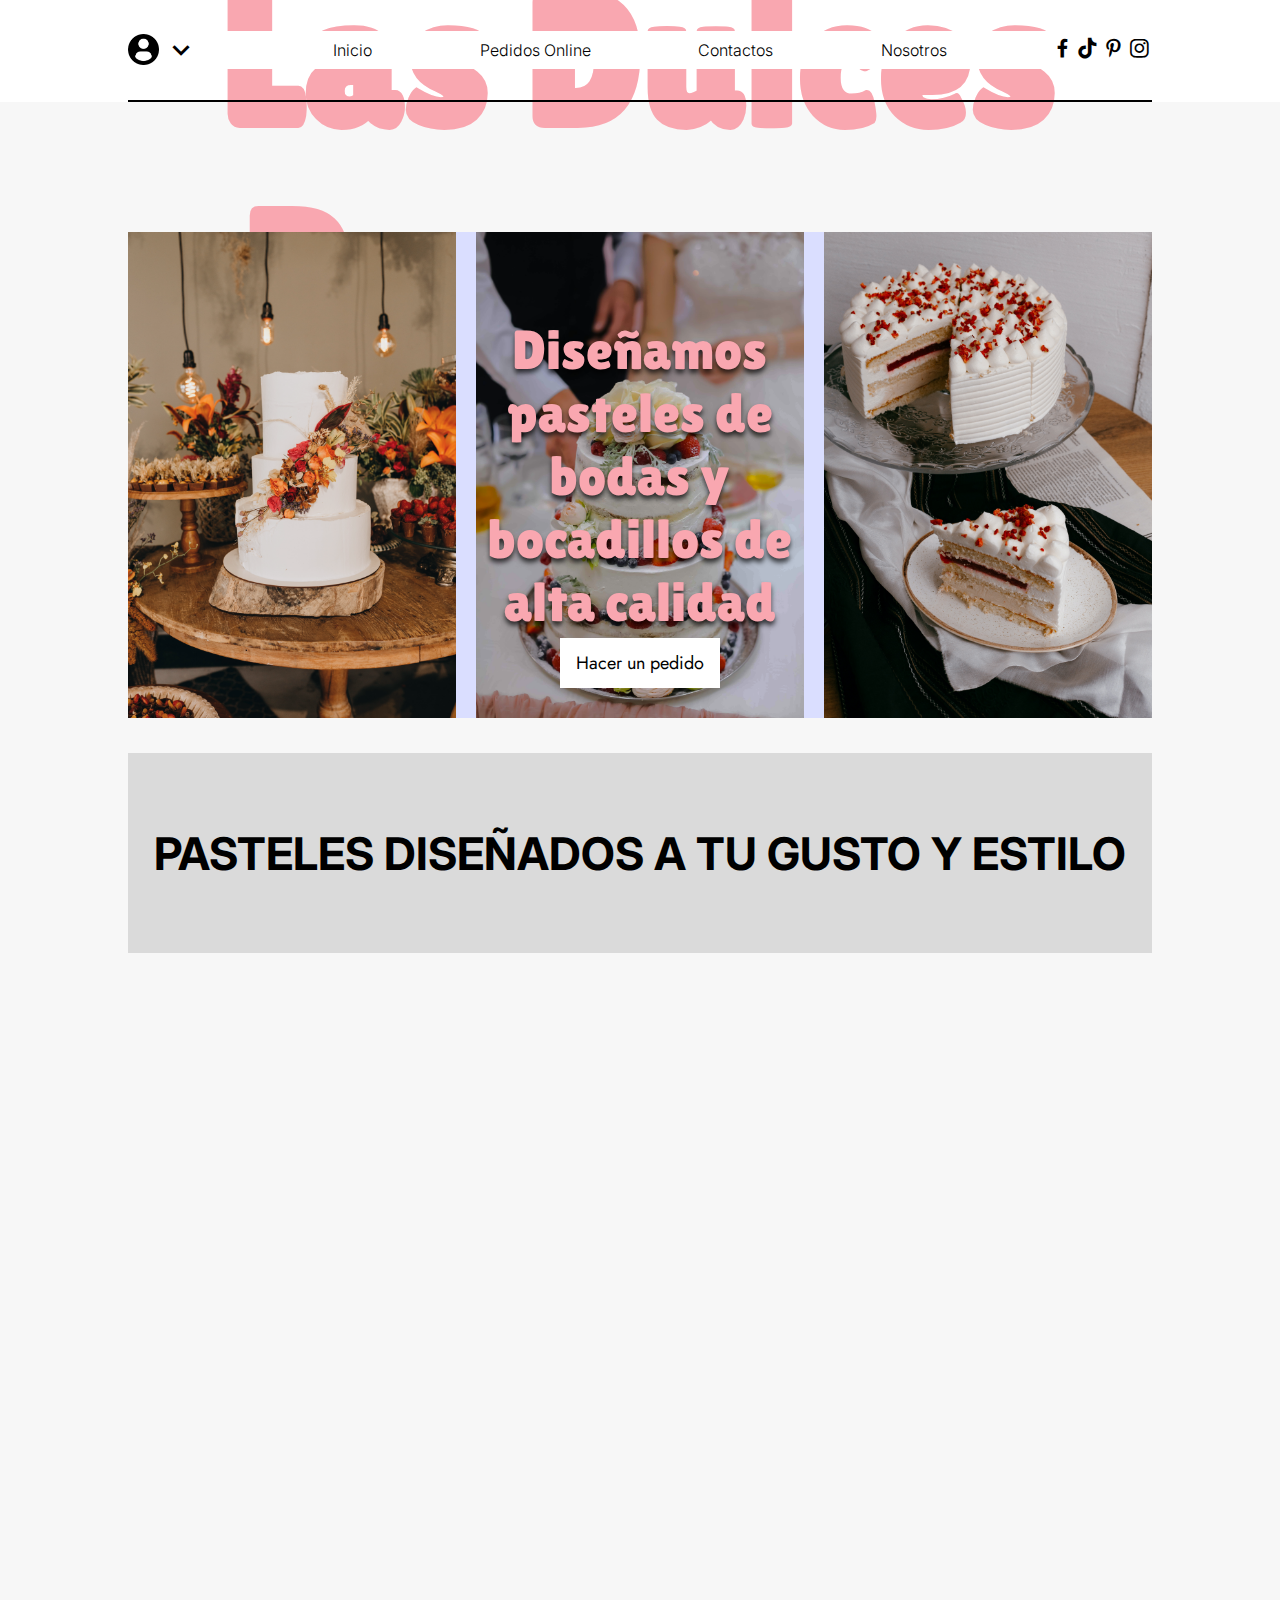
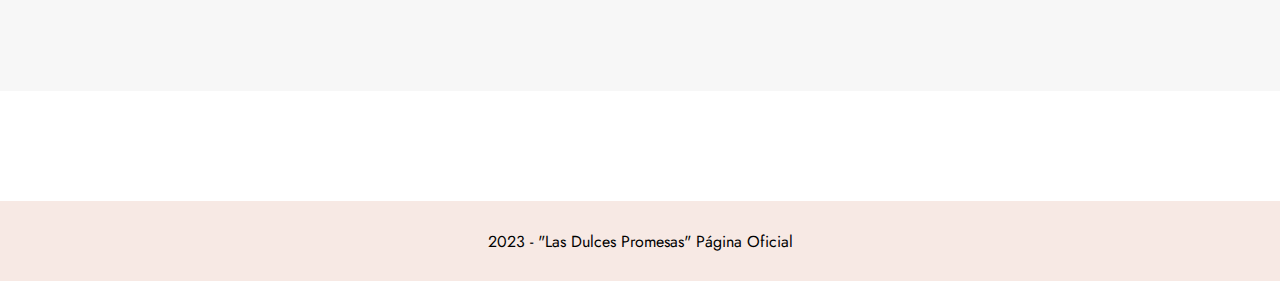
<file: index.html>
<!DOCTYPE html>
<html lang="es">
<head>
    <meta charset="UTF-8">
    <meta name="viewport" content="width=device-width, initial-scale=1.0">
    <link href='https://unpkg.com/boxicons@2.1.4/css/boxicons.min.css' rel='stylesheet'>
    <link rel="stylesheet" href="estilos.css">
    <link href="https://fonts.googleapis.com/css2?family=Lilita+One&display=swap" rel="stylesheet">
    <link href="https://fonts.googleapis.com/css2?family=Inter:wght@700&display=swap" rel="stylesheet">
    <link href="https://fonts.googleapis.com/css2?family=Inter:wght@200;300&display=swap" rel="stylesheet">
    <link href="https://fonts.googleapis.com/css2?family=Jost&display=swap" rel="stylesheet">
    <link href="https://unpkg.com/aos@2.3.1/dist/aos.css" rel="stylesheet">
    <title>"Las Dulces Promesas"</title>
</head>
<body>
    
    <header data-aos="fade-down" data-aos-duration="2000">
        <article class="contHeader">
            <section class="perfilHeader">

                <img src="img/perfil.png" class="perfil" alt="perfil">
                <i class='bx bx-chevron-down bx-md'></i>

            </section>

            <nav>

                <ul class="direcciones">
                    <li><a href="index.html">Inicio</a></li>
                    <li><a href="compras.html">Pedidos Online</a></li>
                    <li><a href="contacto.html">Contactos</a></li>
                    <li><a href="nosotros.html">Nosotros</a></li>
                </ul>

            </nav>

            <section class="redesHeader">

                <div class="redes">
                    <a href="https://www.facebook.com/profile.php?id=61551121165907" target="_blank"><i class='bx bxl-facebook bx-sm'></i></a>
                    <a href="#"><i class='bx bxl-tiktok bx-sm'></i></a>
                    <a href="#"><i class='bx bxl-pinterest-alt bx-sm'></i></a>
                    <a target="_blank" href="https://www.instagram.com/dulces_promesas_oficial/?utm_source=qr&igshid=MzNlNGNkZWQ4Mg%3D%3D"><i class='bx bxl-instagram bx-sm'></i></a>
                </div>
            </section>
        </article>

    </header>

    <div class="contLine" data-aos="fade-down" data-aos-duration="2000">
        <div class="linea"></div>
    </div>

<!-----------Cuerpo-------------->

    <section class="centro">

        <article class="contCentro">

            <section class="contPrincipal">

                <article class="title">
                    <h1>Las Dulces Promesas</h1>
                </article>

                <article class="presentacion" data-aos="fade-up""
                data-aos-duration="2000">

                    <div class="contImg">
                        <div class="preImagen start"><img src="img/imgUno.png" class="imagen" alt=""></div>
                    </div>

                    <div class="contImg textoImg">
                        <img src="img/imgDos.png" class="imagen">
                            <div class="texto-encima">Diseñamos <br> pasteles de <br> bodas y <br> bocadillos de <br> alta calidad</div>
                            <div class="boton-encima"><button class="pedido">Hacer un pedido</button></div>
                    </div>

                    <div class="contImg">
                        <div class="preImagen end"><img src="img/imgTres.png" class="imagen" alt=""></div>
                    </div>

                </article>

            </section>


            <section class="contSecundario">
                
                <article class="subTexto">
                    <div class="contTexto">
                        <h2>PASTELES DISEÑADOS A TU GUSTO Y ESTILO</h2>
                    </div>
                </article>

                <article class="secciones">

                    <div class="contSecciones" data-aos="fade-up" data-aos-duration="2000" data-aos-anchor-placement="top-bottom" >
                        <div class="contMover">
                            <div class="conocer caja">
                                <img src="img/conocenos.png" class="secImg" alt="">
                                <div class="botonDentro izq"><a href="nosotros.html"><button class="botoncito">Conócenos</button></div></a>
                            </div>

                            <div class="contactar caja">
                                <img src="img/contactanos.png" class="secImg" alt="">
                                <div class="botonDentro der"><a href="contacto.html"><button class="botoncito">Contáctanos</button></div></a>
                            </div>
                        </div>
                    </div>

                </article>
            </section>

            <section class="contTerceario"  data-aos="fade-up" data-aos-duration="2000" data-aos-anchor-placement="top-bottom">

                <article class="siguenos">
                    <div class="siguenosText"><h2>Síguenos en nuestras Redes Sociales</h2></div>
                    <div class="contPostres">
                        <div class="contimage">
                            <img src="img/Siguenos/Rectangle 13.png" class="enseñar" alt="">
                            <div class="textUp">CupCake</div>
                        </div>
                        <div class="contimage">
                            <img src="img/Siguenos/Rectangle 14.png" class="enseñar" alt="">
                            <div class="textUp">Tarta <br> Chantillí</div>
                        </div>
                        <div class="contimage">
                            <img src="img/Siguenos/Rectangle 15.png" class="enseñar" alt="">
                            <div class="textUp">Tarta de <br> Fresas</div>
                        </div>
                        <div class="contimage">
                            <img src="img/Siguenos/Rectangle 16.png" class="enseñar" alt="">
                            <div class="textUp">Queque <br> Chantillí</div>
                        </div>
                        <div class="contimage">
                            <img src="img/Siguenos/Rectangle 17.png" class="enseñar" alt="">
                            <div class="textUp">Queque <br> Chocolate</div>
                        </div>
                        <div class="contimage">
                            <img src="img/Siguenos/Rectangle 18.png" class="enseñar" alt="">
                            <div class="textUp">Helado</div>
                        </div>
                        <div class="contimage">
                            <img src="img/Siguenos/Rectangle 19.png" class="enseñar" alt="">
                            <div class="textUp">Pastel Tres <br> Leches</div>
                        </div>
                    </div>

                </article>
            </section>
        </article>
    </section>

    <footer>

        <article class="redesSociales">

            <div class="contRedes" data-aos="zoom-in" data-aos-duration="1500">
                
                <a target="_blank" href="https://www.instagram.com/dulces_promesas_oficial/?utm_source=qr&igshid=MzNlNGNkZWQ4Mg%3D%3D" class="red ig"><img src="img/Redes/instagram (2).png" class="redSocial" alt=""></a>

                <a href="https://www.facebook.com/profile.php?id=61551121165907" target="_blank" class="red fb"><img src="img/Redes/facebook.png" class="redSocial" alt=""></a>

                <a href="" class="red tw"><img src="img/Redes/gorjeo (1).png" class="redSocial" alt=""></a>

                <a href="" class="red tk"><img src="img/Redes/icons8-tiktok-128.png" class="redSocial" alt=""></a>

            </div>

        </article>

        <article class="derechosAutor">

            <p>2023 - "Las Dulces Promesas" Página Oficial</p>

        </article>

    </footer>
    <script src="https://unpkg.com/aos@2.3.1/dist/aos.js"></script>
    <script>
    AOS.init();
    </script>
</body>
</html>
</file>
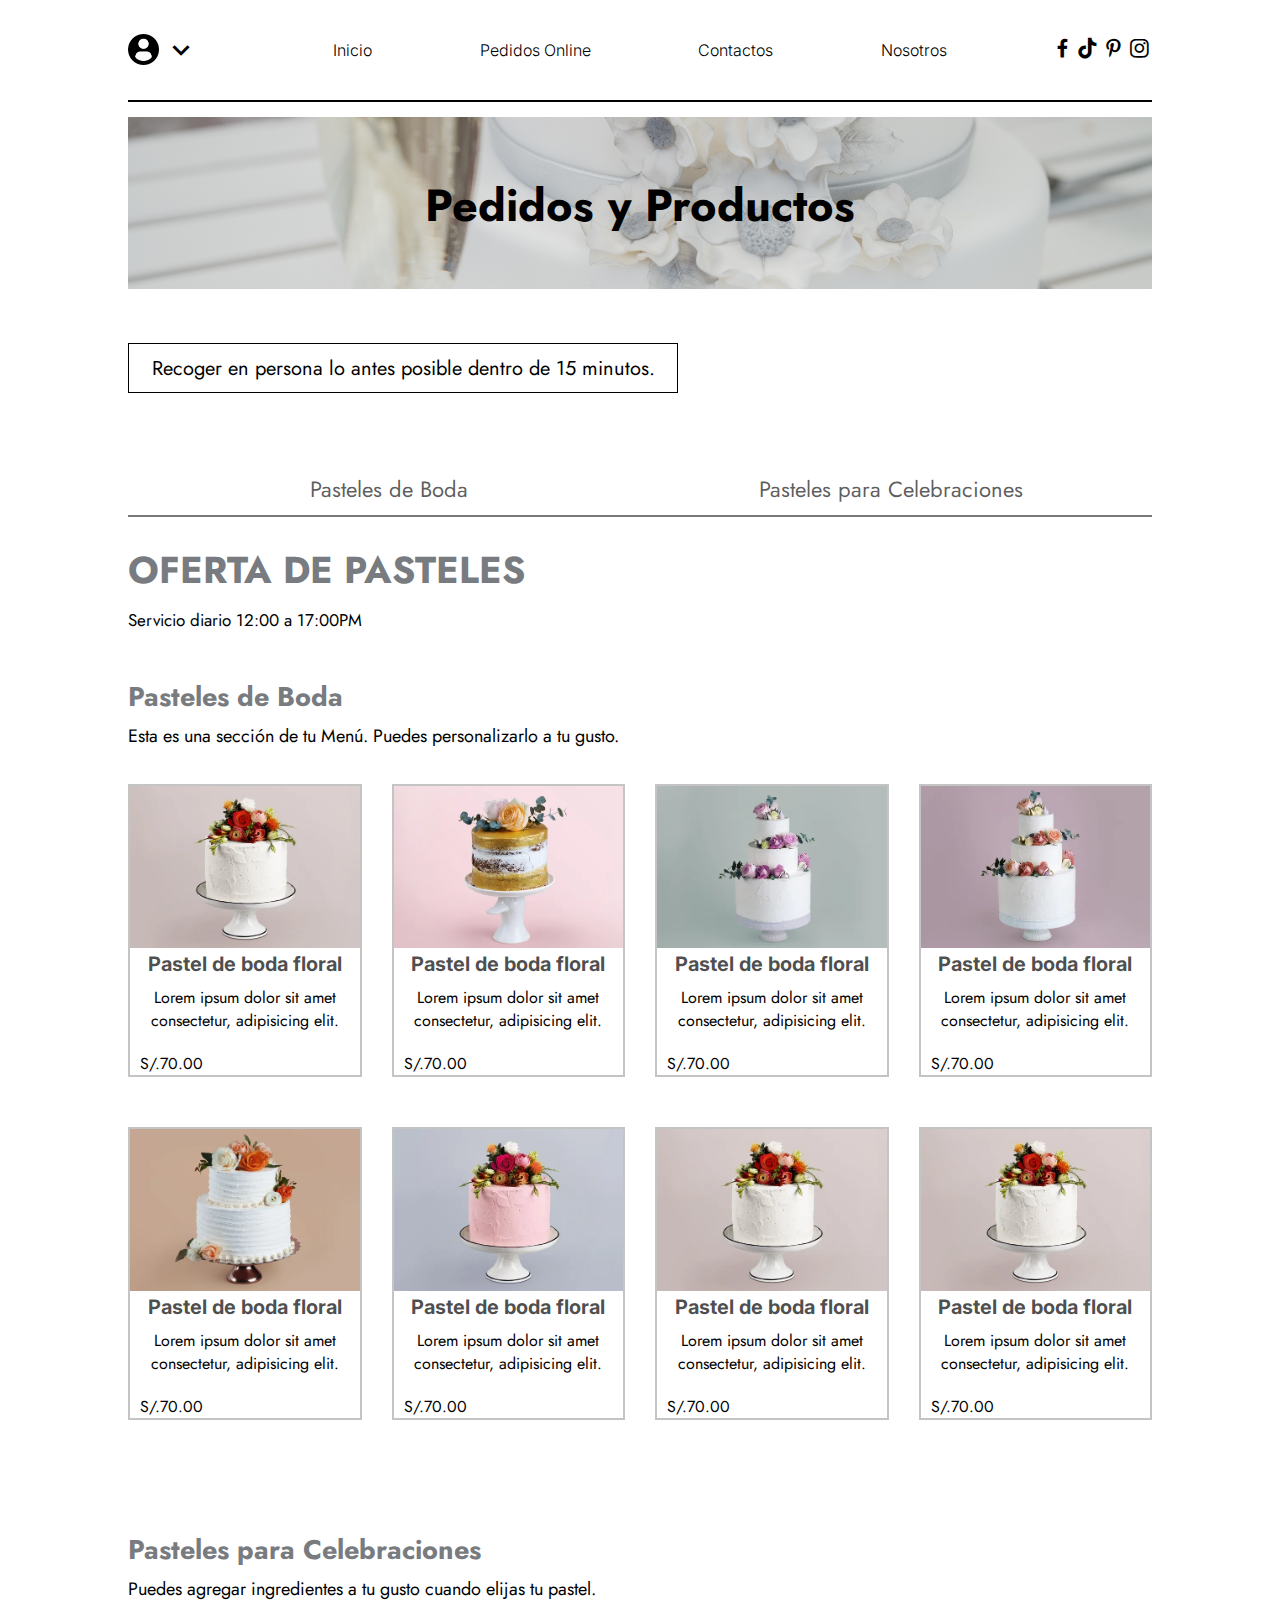
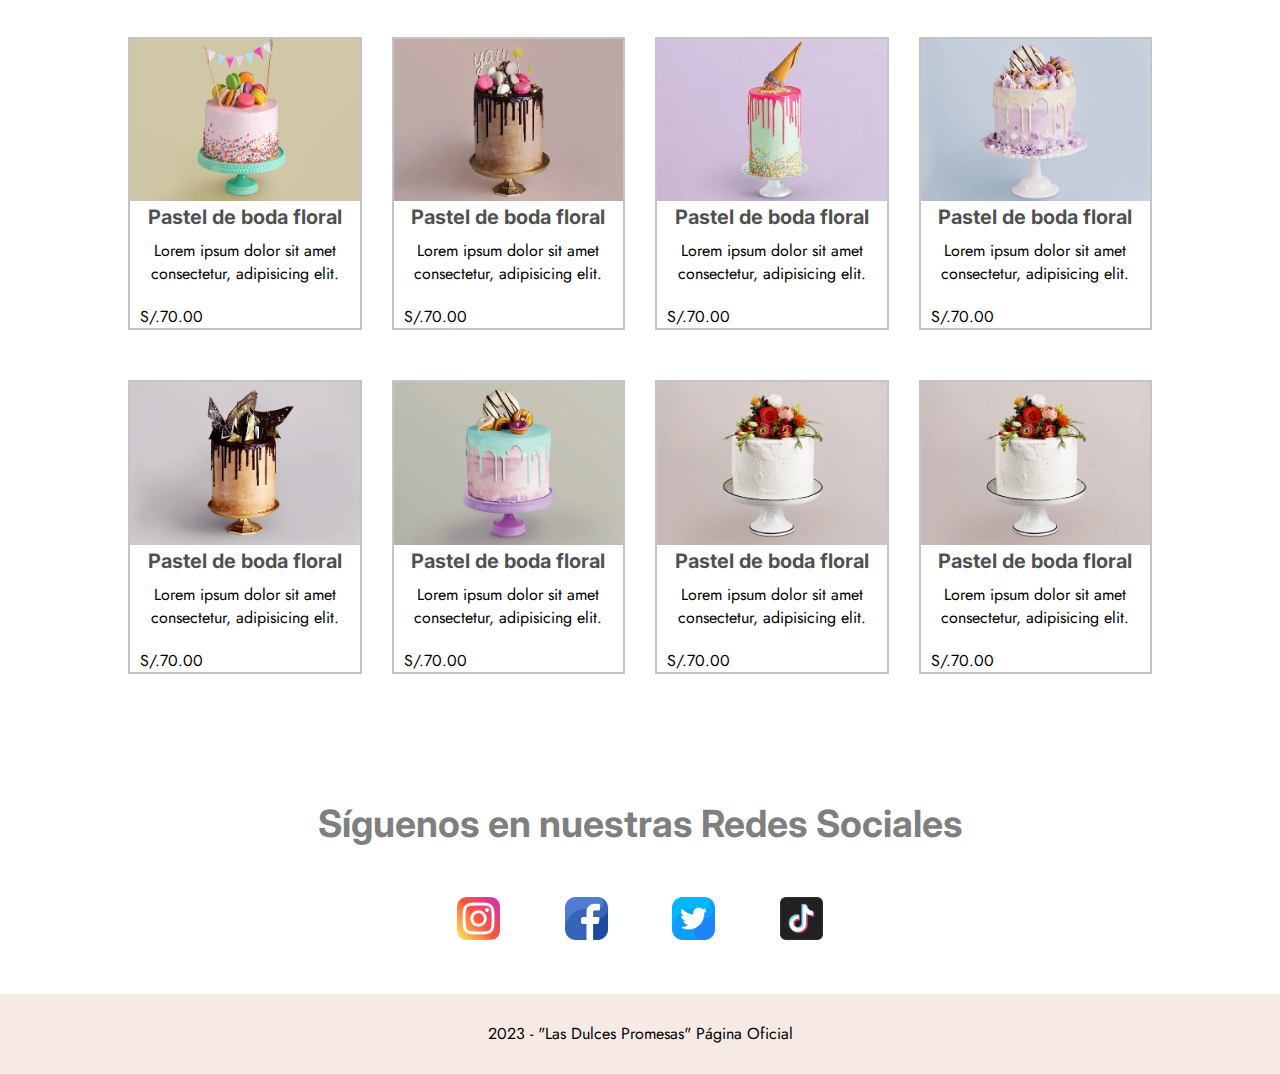
<file: compras.html>
<!DOCTYPE html>
<html lang="es">
<head>
    <meta charset="UTF-8">
    <meta name="viewport" content="width=device-width, initial-scale=1.0">
    <link rel="stylesheet" href="compras.css">
    <link href='https://unpkg.com/boxicons@2.1.4/css/boxicons.min.css' rel='stylesheet'>
    <link href="https://fonts.googleapis.com/css2?family=Lilita+One&display=swap" rel="stylesheet">
    <link href="https://fonts.googleapis.com/css2?family=Inter:wght@700&display=swap" rel="stylesheet">
    <link href="https://fonts.googleapis.com/css2?family=Inter:wght@200;300&display=swap" rel="stylesheet">
    <link href="https://fonts.googleapis.com/css2?family=Jost&display=swap" rel="stylesheet">
    <title>Compras</title>
</head>
<body>
    
    <header>
        <article class="contHeader">
            <section class="perfilHeader">

                <img src="img/perfil.png" class="perfil" alt="perfil">
                <i class='bx bx-chevron-down bx-md'></i>

            </section>

            <nav>

                <ul class="direcciones">
                    <li><a href="index.html">Inicio</a></li>
                    <li><a href="compras.html">Pedidos Online</a></li>
                    <li><a href="contacto.html">Contactos</a></li>
                    <li><a href="nosotros.html">Nosotros</a></li>
                </ul>

            </nav>

            <section class="redesHeader">

                <div class="redes">
                    <a href="https://www.facebook.com/profile.php?id=61551121165907" target="_blank"><i class='bx bxl-facebook bx-sm'></i></a>
                    <a href="#"><i class='bx bxl-tiktok bx-sm'></i></a>
                    <a href="#"><i class='bx bxl-pinterest-alt bx-sm'></i></a>
                    <a target="_blank" href="https://www.instagram.com/dulces_promesas_oficial/?utm_source=qr&igshid=MzNlNGNkZWQ4Mg%3D%3D"><i class='bx bxl-instagram bx-sm'></i></a>
                </div>

            </section>
        </article>

    </header>

    <div class="contLine">
        <div class="linea"></div>
    </div>

    <section class="contactImg">

        <div class="contenedorPrincipal">
            <img class="presentar" src="img/Compras/Main.png" alt="">
            <div class="textoEncima"><h2>Pedidos y Productos</h2></div>
        </div>

    </section>

    <section class="contCuadrito">

        <div class="divCuadrito">

            <div class="cuadrito">
                <p class="cuadroText">Recoger en persona lo antes posible dentro de 15 minutos.</p>
            </div>

        </div>

    </section>

    <!--AAAAAAAAAAAAAAAAAAAAAAAAAAAAAAAAAAAAAAAAAAAAAAAA-->

    <section class="contSecciones">

        <div class="centrarSecciones">

            <div class="secciones">
                <p>Pasteles de Boda</p>
            </div>

            <div class="secciones">
                <p>Pasteles para Celebraciones</p>
            </div>

        </div>

    </section>

    <section class="oferta">

        <article class="cont-Oferta">
            <div class="ofertas"><h2>OFERTA DE PASTELES</h2></div>
            <div class="servicio"><p>Servicio diario 12:00 a 17:00PM</p></div>
        </article>

    </section>
    

    <section class="pastelesBoda">

        <section class="contOf">

            <article class="texto">

                <div class="letrasBold"><h2>Pasteles de Boda</h2></div>
                <div class="letras"><p>Esta es una sección de tu Menú. Puedes personalizarlo a tu gusto.</p></div>

            </article>

            <article class="contPasteles">

                <div class="pasteles">

                    <div class="pastel">

                        <div class="pastelImage"><img class="tortita" src="img/Compras/bodas1.png" alt=""></div>
                        <div class="pastelText">
                            <div class="pastelTitle"><p>Pastel de boda floral</p></div>
                            <div class="text"><p>Lorem ipsum dolor sit amet consectetur, adipisicing elit.</p></div>
                            <div class="pastelPrecio"><p>S/.70.00</p></div>
                        </div>

                    </div>

                    <div class="pastel">

                        <div class="pastelImage"><img class="tortita" src="img/Compras/bodas2.png" alt=""></div>
                        <div class="pastelText">
                            <div class="pastelTitle"><p>Pastel de boda floral</p></div>
                            <div class="text"><p>Lorem ipsum dolor sit amet consectetur, adipisicing elit.</p></div>
                            <div class="pastelPrecio"><p>S/.70.00</p></div>
                        </div>

                    </div>
                    
                    <div class="pastel">

                        <div class="pastelImage"><img class="tortita" src="img/Compras/bodas3.png" alt=""></div>
                        <div class="pastelText">
                            <div class="pastelTitle"><p>Pastel de boda floral</p></div>
                            <div class="text"><p>Lorem ipsum dolor sit amet consectetur, adipisicing elit.</p></div>
                            <div class="pastelPrecio"><p>S/.70.00</p></div>
                        </div>

                    </div>

                    <div class="pastel">

                        <div class="pastelImage"><img class="tortita" src="img/Compras/bodas4.png" alt=""></div>
                        <div class="pastelText">
                            <div class="pastelTitle"><p>Pastel de boda floral</p></div>
                            <div class="text"><p>Lorem ipsum dolor sit amet consectetur, adipisicing elit.</p></div>
                            <div class="pastelPrecio"><p>S/.70.00</p></div>
                        </div>

                    </div>

                </div>

            </article>


            <article class="contPasteles">

                <div class="pasteles">

                    <div class="pastel">

                        <div class="pastelImage"><img class="tortita" src="img/Compras/bodas5.png" alt=""></div>
                        <div class="pastelText">
                            <div class="pastelTitle"><p>Pastel de boda floral</p></div>
                            <div class="text"><p>Lorem ipsum dolor sit amet consectetur, adipisicing elit.</p></div>
                            <div class="pastelPrecio"><p>S/.70.00</p></div>
                        </div>

                    </div>

                    <div class="pastel">

                        <div class="pastelImage"><img class="tortita" src="img/Compras/bodas6.png" alt=""></div>
                        <div class="pastelText">
                            <div class="pastelTitle"><p>Pastel de boda floral</p></div>
                            <div class="text"><p>Lorem ipsum dolor sit amet consectetur, adipisicing elit.</p></div>
                            <div class="pastelPrecio"><p>S/.70.00</p></div>
                        </div>

                    </div>
                    
                    <div class="pastel">

                        <div class="pastelImage"><img class="tortita" src="img/Compras/bodas1.png" alt=""></div>
                        <div class="pastelText">
                            <div class="pastelTitle"><p>Pastel de boda floral</p></div>
                            <div class="text"><p>Lorem ipsum dolor sit amet consectetur, adipisicing elit.</p></div>
                            <div class="pastelPrecio"><p>S/.70.00</p></div>
                        </div>

                    </div>

                    <div class="pastel">

                        <div class="pastelImage"><img class="tortita" src="img/Compras/bodas1.png" alt=""></div>
                        <div class="pastelText">
                            <div class="pastelTitle"><p>Pastel de boda floral</p></div>
                            <div class="text"><p>Lorem ipsum dolor sit amet consectetur, adipisicing elit.</p></div>
                            <div class="pastelPrecio"><p>S/.70.00</p></div>
                        </div>

                    </div>

                </div>

            </article>

        </section>

    </section>

    <section class="pastelesBoda">

        <section class="contOf">

            <article class="texto">

                <div class="letrasBold"><h2>Pasteles para Celebraciones</h2></div>
                <div class="letras"><p>Puedes agregar ingredientes a tu gusto cuando elijas tu pastel.</p></div>

            </article>

            <article class="contPasteles">

                <div class="pasteles">

                    <div class="pastel">

                        <div class="pastelImage"><img class="tortita" src="img/Compras/especial1.png" alt=""></div>
                        <div class="pastelText">
                            <div class="pastelTitle"><p>Pastel de boda floral</p></div>
                            <div class="text"><p>Lorem ipsum dolor sit amet consectetur, adipisicing elit.</p></div>
                            <div class="pastelPrecio"><p>S/.70.00</p></div>
                        </div>

                    </div>

                    <div class="pastel">

                        <div class="pastelImage"><img class="tortita" src="img/Compras/especial2.png" alt=""></div>
                        <div class="pastelText">
                            <div class="pastelTitle"><p>Pastel de boda floral</p></div>
                            <div class="text"><p>Lorem ipsum dolor sit amet consectetur, adipisicing elit.</p></div>
                            <div class="pastelPrecio"><p>S/.70.00</p></div>
                        </div>

                    </div>
                    
                    <div class="pastel">

                        <div class="pastelImage"><img class="tortita" src="img/Compras/especial3.png" alt=""></div>
                        <div class="pastelText">
                            <div class="pastelTitle"><p>Pastel de boda floral</p></div>
                            <div class="text"><p>Lorem ipsum dolor sit amet consectetur, adipisicing elit.</p></div>
                            <div class="pastelPrecio"><p>S/.70.00</p></div>
                        </div>

                    </div>

                    <div class="pastel">

                        <div class="pastelImage"><img class="tortita" src="img/Compras/especial4.png" alt=""></div>
                        <div class="pastelText">
                            <div class="pastelTitle"><p>Pastel de boda floral</p></div>
                            <div class="text"><p>Lorem ipsum dolor sit amet consectetur, adipisicing elit.</p></div>
                            <div class="pastelPrecio"><p>S/.70.00</p></div>
                        </div>

                    </div>

                </div>

            </article>


            <article class="contPasteles">

                <div class="pasteles">

                    <div class="pastel">

                        <div class="pastelImage"><img class="tortita" src="img/Compras/especial5.png" alt=""></div>
                        <div class="pastelText">
                            <div class="pastelTitle"><p>Pastel de boda floral</p></div>
                            <div class="text"><p>Lorem ipsum dolor sit amet consectetur, adipisicing elit.</p></div>
                            <div class="pastelPrecio"><p>S/.70.00</p></div>
                        </div>

                    </div>

                    <div class="pastel">

                        <div class="pastelImage"><img class="tortita" src="img/Compras/especial6.png" alt=""></div>
                        <div class="pastelText">
                            <div class="pastelTitle"><p>Pastel de boda floral</p></div>
                            <div class="text"><p>Lorem ipsum dolor sit amet consectetur, adipisicing elit.</p></div>
                            <div class="pastelPrecio"><p>S/.70.00</p></div>
                        </div>

                    </div>
                    
                    <div class="pastel">

                        <div class="pastelImage"><img class="tortita" src="img/Compras/bodas1.png" alt=""></div>
                        <div class="pastelText">
                            <div class="pastelTitle"><p>Pastel de boda floral</p></div>
                            <div class="text"><p>Lorem ipsum dolor sit amet consectetur, adipisicing elit.</p></div>
                            <div class="pastelPrecio"><p>S/.70.00</p></div>
                        </div>

                    </div>

                    <div class="pastel">

                        <div class="pastelImage"><img class="tortita" src="img/Compras/bodas1.png" alt=""></div>
                        <div class="pastelText">
                            <div class="pastelTitle"><p>Pastel de boda floral</p></div>
                            <div class="text"><p>Lorem ipsum dolor sit amet consectetur, adipisicing elit.</p></div>
                            <div class="pastelPrecio"><p>S/.70.00</p></div>
                        </div>

                    </div>

                </div>

            </article>

        </section>

    </section>


    <footer>

        <div class="siguenosText"><h2>Síguenos en nuestras Redes Sociales</h2></div>
        <article class="redesSociales">

            <div class="contRedes">
                
                <a target="_blank" href="https://www.instagram.com/dulces_promesas_oficial/?utm_source=qr&igshid=MzNlNGNkZWQ4Mg%3D%3D" class="red ig"><img src="img/Redes/instagram (2).png" class="redSocial" alt=""></a>

                <a href="https://www.facebook.com/profile.php?id=61551121165907" target="_blank" class="red fb"><img src="img/Redes/facebook.png" class="redSocial" alt=""></a>

                <a href="" class="red tw"><img src="img/Redes/gorjeo (1).png" class="redSocial" alt=""></a>

                <a href="" class="red tk"><img src="img/Redes/icons8-tiktok-128.png" class="redSocial" alt=""></a>

            </div>

        </article>

        <article class="derechosAutor">

            <p>2023 - "Las Dulces Promesas" Página Oficial</p>

        </article>

    </footer>

</body>
</html>
</file>
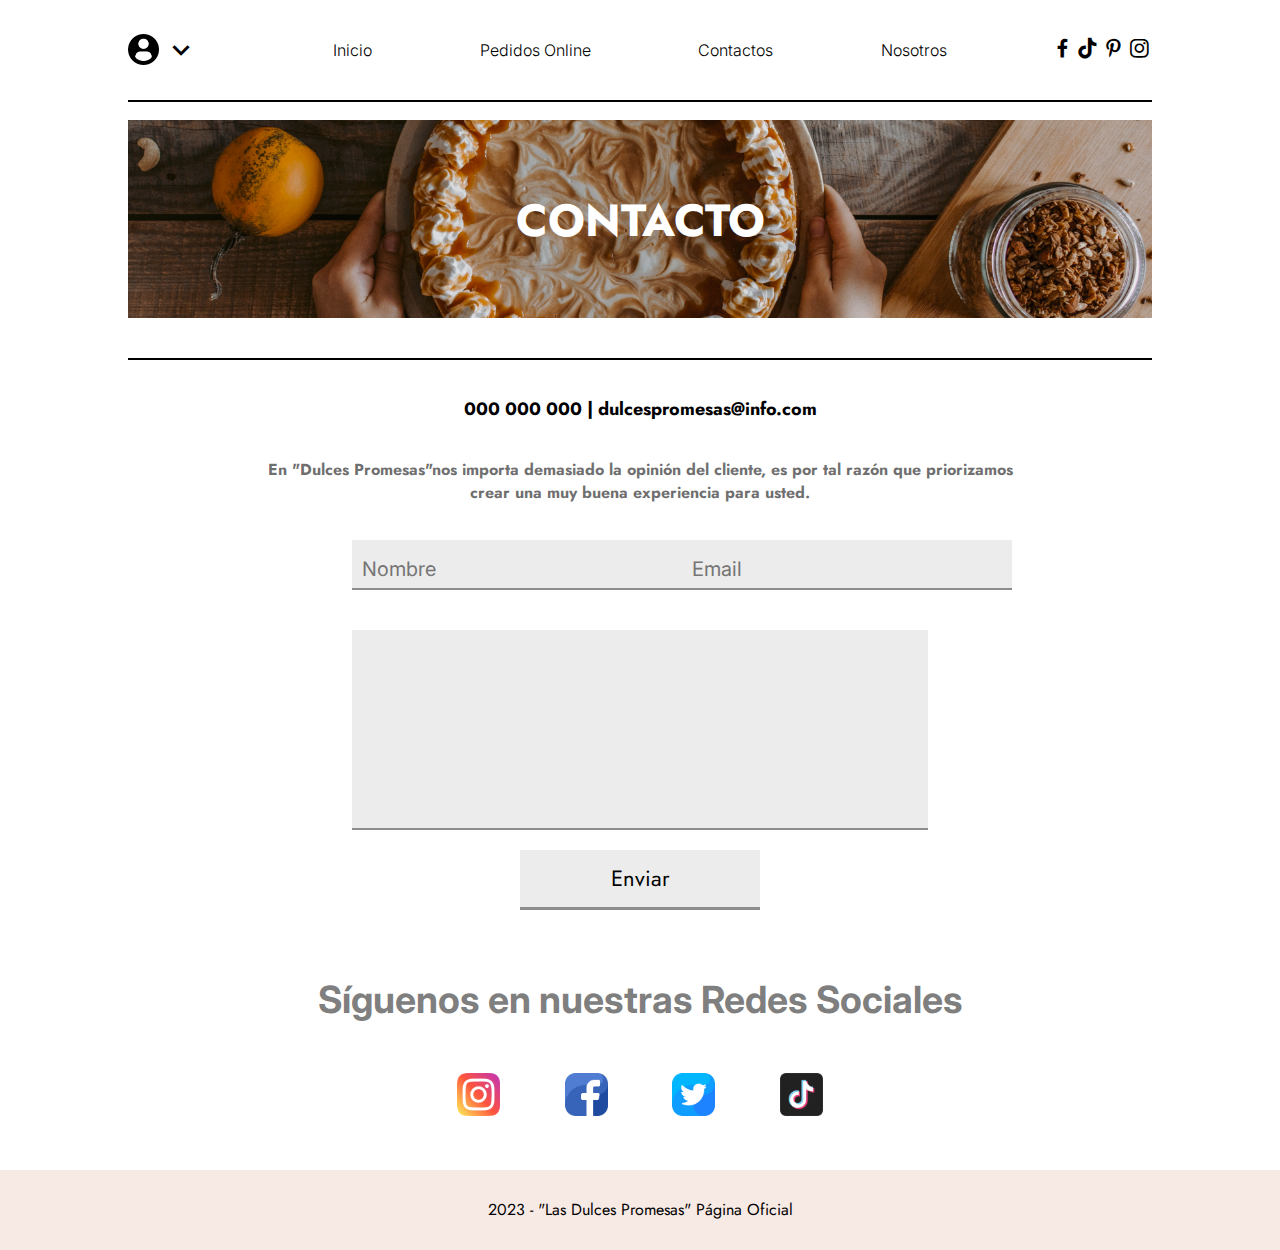
<file: contacto.html>
<!DOCTYPE html>
<html lang="es">
<head>
    <meta charset="UTF-8">
    <meta name="viewport" content="width=device-width, initial-scale=1.0">
    <link href='https://unpkg.com/boxicons@2.1.4/css/boxicons.min.css' rel='stylesheet'>
    <link href="https://fonts.googleapis.com/css2?family=Lilita+One&display=swap" rel="stylesheet">
    <link href="https://fonts.googleapis.com/css2?family=Inter:wght@700&display=swap" rel="stylesheet">
    <link href="https://fonts.googleapis.com/css2?family=Inter:wght@200;300&display=swap" rel="stylesheet">
    <link href="https://fonts.googleapis.com/css2?family=Jost&display=swap" rel="stylesheet">
    <link rel="stylesheet" href="contacto.css">
    <title>Contáctanos</title>
</head>
<body>
    
    <header>
        <article class="contHeader">
            <section class="perfilHeader">

                <img src="img/perfil.png" class="perfil" alt="perfil">
                <i class='bx bx-chevron-down bx-md'></i>

            </section>

            <nav>

                <ul class="direcciones">
                    <li><a href="index.html">Inicio</a></li>
                    <li><a href="compras.html">Pedidos Online</a></li>
                    <li><a href="contacto.html">Contactos</a></li>
                    <li><a href="nosotros.html">Nosotros</a></li>
                </ul>

            </nav>

            <section class="redesHeader">
                
                <div class="redes">
                    <a href="https://www.facebook.com/profile.php?id=61551121165907" target="_blank"><i class='bx bxl-facebook bx-sm'></i></a>
                    <a href="#"><i class='bx bxl-tiktok bx-sm'></i></a>
                    <a href="#"><i class='bx bxl-pinterest-alt bx-sm'></i></a>
                    <a target="_blank" href="https://www.instagram.com/dulces_promesas_oficial/?utm_source=qr&igshid=MzNlNGNkZWQ4Mg%3D%3D"><i class='bx bxl-instagram bx-sm'></i></a>
                </div>

            </section>
        </article>

    </header>

    <div class="contLine">
        <div class="linea"></div>
    </div>
    <br>

    <section class="contactImg">

            <div class="contenedorPrincipal">
                <img class="presentar" src="img/Contactos/imgOne.png" alt="">
                <div class="textoEncima"><h2>CONTACTO</h2></div>
            </div>

    </section>

    <br>
    <br>

    <div class="contLine">
        <div class="linea"></div>
    </div>

    <br><br>

    <section class="miniInfo">

        <div class="contInfo">
            <h4>000 000 000 | dulcespromesas@info.com</h4>
        </div>

        <br>
        <br>

        <div class="contInfo">
            <h5>En "Dulces Promesas"nos importa demasiado la opinión del cliente, es por tal razón que priorizamos <br> crear una muy buena experiencia para usted.</h5>
        </div>

    </section>

    <br>
    <br>

    <section class="contenedorForm">

        <form>
            <div class="contPrinForm">
                <div class="inputPrincipal">

                    <input class="prin" type="text" placeholder="Nombre">

                </div>

                <div class="inputPrincipal">

                    <input class="prin" type="email" placeholder="Email">

                </div>
            </div>

            <div class="contSecForm">

                <textarea name="contactame" id="contact"></textarea>

            </div>

            <div class="contButtom">

                <input type="button" class="botoncito" value="Enviar">

            </div>

        </form>

    </section>

    <footer>

        <div class="siguenosText"><h2>Síguenos en nuestras Redes Sociales</h2></div>
        <article class="redesSociales">

            <div class="contRedes">
                
                <a target="_blank" href="https://www.instagram.com/dulces_promesas_oficial/?utm_source=qr&igshid=MzNlNGNkZWQ4Mg%3D%3D" class="red ig"><img src="img/Redes/instagram (2).png" class="redSocial" alt=""></a>

                <a href="https://www.facebook.com/profile.php?id=61551121165907" target="_blank" class="red fb"><img src="img/Redes/facebook.png" class="redSocial" alt=""></a>

                <a href="" class="red tw"><img src="img/Redes/gorjeo (1).png" class="redSocial" alt=""></a>

                <a href="" class="red tk"><img src="img/Redes/icons8-tiktok-128.png" class="redSocial" alt=""></a>

            </div>

        </article>

        <article class="derechosAutor">

            <p>2023 - "Las Dulces Promesas" Página Oficial</p>

        </article>

    </footer>

</body>
</html>
</file>
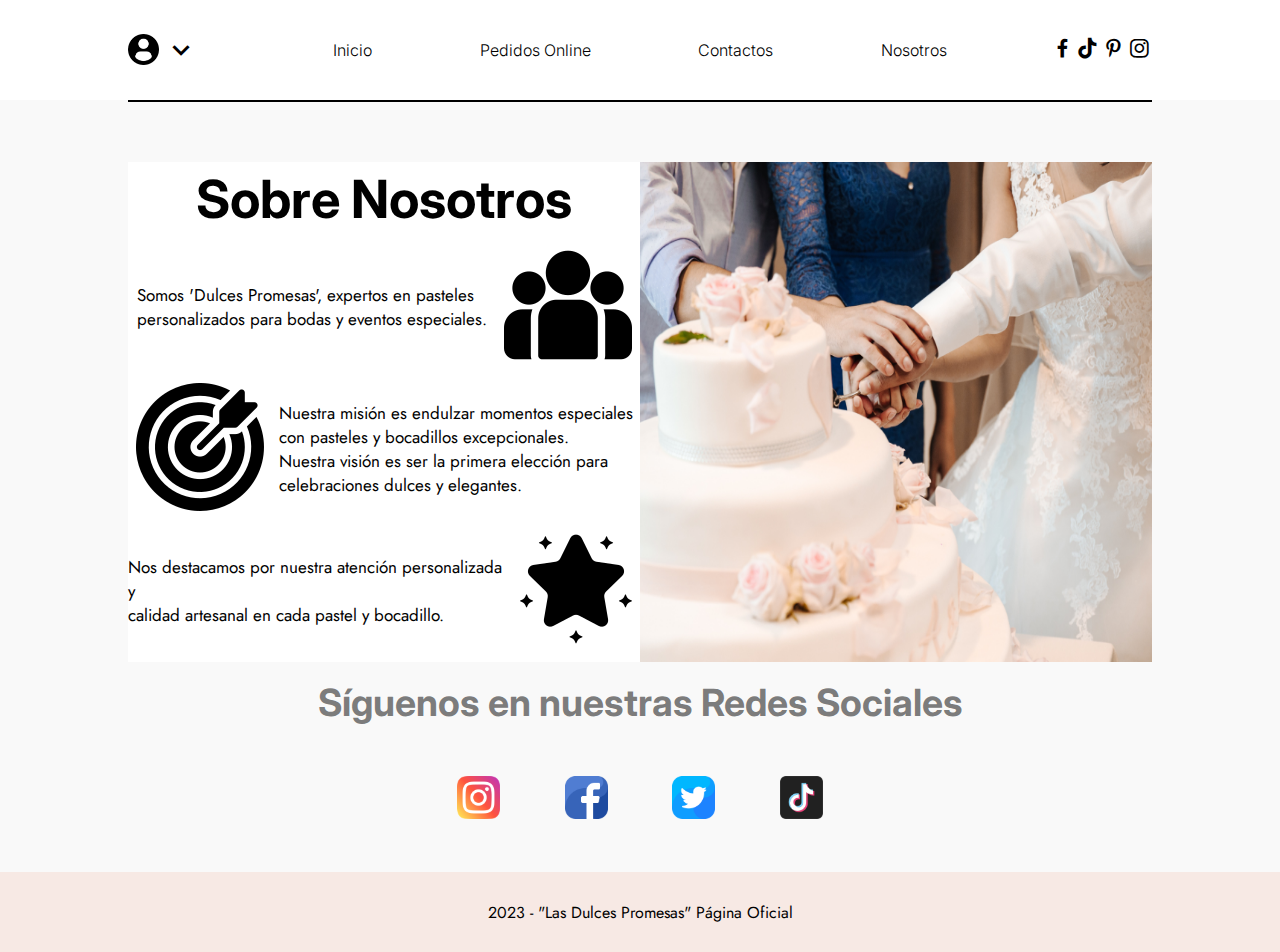
<file: nosotros.html>
<!DOCTYPE html>
<html lang="es">
<head>
    <meta charset="UTF-8">
    <meta name="viewport" content="width=device-width, initial-scale=1.0">
    <meta name="viewport" content="width=device-width, initial-scale=1.0">
    <link href='https://unpkg.com/boxicons@2.1.4/css/boxicons.min.css' rel='stylesheet'>
    <link href="https://fonts.googleapis.com/css2?family=Lilita+One&display=swap" rel="stylesheet">
    <link href="https://fonts.googleapis.com/css2?family=Inter:wght@700&display=swap" rel="stylesheet">
    <link href="https://fonts.googleapis.com/css2?family=Inter:wght@200;300&display=swap" rel="stylesheet">
    <link href="https://fonts.googleapis.com/css2?family=Jost&display=swap" rel="stylesheet">
    <link rel="stylesheet" href="nosotros.css">
    <title>Nosotros</title>
</head>
<body>
    
    <header>
        <article class="contHeader">
            <section class="perfilHeader">

                <img src="img/perfil.png" class="perfil" alt="perfil">
                <i class='bx bx-chevron-down bx-md'></i>

            </section>

            <nav>

                <ul class="direcciones">
                    <li><a href="index.html">Inicio</a></li>
                    <li><a href="compras.html">Pedidos Online</a></li>
                    <li><a href="contacto.html">Contactos</a></li>
                    <li><a href="nosotros.html">Nosotros</a></li>
                </ul>

            </nav>

            <section class="redesHeader">

                <div class="redes">
                    <a href="https://www.facebook.com/profile.php?id=61551121165907" target="_blank"><i class='bx bxl-facebook bx-sm'></i></a>
                    <a href="#"><i class='bx bxl-tiktok bx-sm'></i></a>
                    <a href="#"><i class='bx bxl-pinterest-alt bx-sm'></i></a>
                    <a href="https://www.instagram.com/dulces_promesas_oficial/?utm_source=qr&igshid=MzNlNGNkZWQ4Mg%3D%3D" target="_blank"><i class='bx bxl-instagram bx-sm'></i></a>
                </div>
            </section>
        </article>

    </header>

    <div class="contLine">
        <div class="linea"></div>
    </div>

    <section class="contNosotros">

        <article class="contPrincipal">

            <div class="titleNosotros"><h2>Sobre Nosotros</h2></div>
            <div class="nosotros">
                <div class="info">
                    <p>Somos 'Dulces Promesas', expertos en pasteles <br>personalizados para bodas y eventos especiales.</p>
                </div>
                <div class="img">
                    <img src="img/Nosotros/Primera.png" class="png" alt="">
                </div>
            </div>
            <div class="nosotros">
                <div class="img"><img src="img/Nosotros/Segunda.png" class="png" alt=""></div>
                <div class="info"><p>Nuestra misión es endulzar momentos especiales <br> con pasteles y bocadillos excepcionales. <br> Nuestra visión es ser la primera elección para <br> celebraciones dulces y elegantes.</p></div>
            </div>
            <div class="nosotros">
                <div class="info"><p>Nos destacamos por nuestra atención personalizada y <br> calidad artesanal en cada pastel y bocadillo.</p></div>
                <div class="img"><img src="img/Nosotros/Tercera.png" class="png" alt=""></div>
            </div>

        </article>

        <article class="imgPrincipal">
            <img class="imge" src="img/Nosotros/ahora.png" alt="">
        </article>

    </section>

    <footer>

        <div class="siguenosText"><h2>Síguenos en nuestras Redes Sociales</h2></div>
        <article class="redesSociales">

            <div class="contRedes">
                
                <a target="_blank" href="https://www.instagram.com/dulces_promesas_oficial/?utm_source=qr&igshid=MzNlNGNkZWQ4Mg%3D%3D" class="red ig"><img src="img/Redes/instagram (2).png" class="redSocial" alt=""></a>

                <a href="https://www.facebook.com/profile.php?id=61551121165907" target="_blank" class="red fb"><img src="img/Redes/facebook.png" class="redSocial" alt=""></a>

                <a href="" class="red tw"><img src="img/Redes/gorjeo (1).png" class="redSocial" alt=""></a>

                <a href="" class="red tk"><img src="img/Redes/icons8-tiktok-128.png" class="redSocial" alt=""></a>

            </div>

        </article>

        <article class="derechosAutor">

            <p>2023 - "Las Dulces Promesas" Página Oficial</p>

        </article>

    </footer>

</body>
</html>
</file>
<file: estilos.css>
*{
    margin: 0;
    padding: 0;
    box-sizing: border-box;
}

h1, h2, h3, h4, h5{
    text-align: center;
    width: 100%;
    height: auto;
}

body{
    background-color: white;
}

.title{
    width: 100%;
    height: auto;
}

header{
    width: 100%;
    height: 100px;
    display: flex;
    align-items: center;
    justify-content: center;
}

.contHeader{
    display: flex;
    width: 80%;
    height: 100%;
    height: auto;
    justify-content: space-between;
    background-color: white;
}

.contLine{
    width: 100%;
    display: flex;
    align-items: center;
    justify-content: center;
}

.linea{
    width: 80%;
    height: 2px;
    background-color: black;
}

.perfilHeader{
    width: 20%;
}

nav{
    width: 60%;
}

.direcciones{
    display: flex;
    align-items: center;
    justify-content: space-between;
    width: 100%;
    height: 100%;
    list-style: none;
    font-weight: 300;
}

.perfil{
    width: 15%;
}

a{
    text-decoration: none;
    color: black;
    font-family: 'Inter';
}

.redesHeader{
    display: flex;
    align-items: center;
    justify-content: end;
    width: 20%;
}

.redes{
    display: flex;
    justify-content: space-between;
    align-items: center;
    width: 50%;
    height: 100%;
}

i{
    transition: all 0.3s ease-in-out;
    -webkit-transition: all 0.3s ease-in-out;
    -moz-transition: all 0.3s ease-in-out;
    -ms-transition: all 0.3s ease-in-out;
    -o-transition: all 0.3s ease-in-out;
}

i:hover{
    transform: scale(1.4) translateY(-5px);
    -webkit-transform: scale(1.4) translateY(-5px);
    -moz-transform: scale(1.4) translateY(-5px);
    -ms-transform: scale(1.4) translateY(-5px);
    -o-transform: scale(1.4) translateY(-5px);
}

li{
    transition: all 0.3s ease-in-out;
    -webkit-transition: all 0.3s ease-in-out;
    -moz-transition: all 0.3s ease-in-out;
    -ms-transition: all 0.3s ease-in-out;
    -o-transition: all 0.3s ease-in-out;
}

li:hover{
    transform: scale(1.1);
    -webkit-transform: scale(1.1);
    -moz-transform: scale(1.1);
    -ms-transform: scale(1.1);
    -o-transform: scale(1.1);
    border-bottom: 1px solid black;
}

/*-------------------------------------------------------------*/

.centro{
    width: 100%;
    display: flex;
    justify-content: center;
    align-items: center;
    background-color: #F7F7F7;
}

.contCentro{
    display: flex;
    flex-direction: column;
    align-items: center;
    justify-content: center;
}

.contPrincipal{
    width: 100%;
    display: flex;
    flex-direction: column;
    align-items: center;
    justify-content: space-around;
}

.presentacion{
    width: 80%;
    background-color: #DADEFF;
    display: flex;
    align-items: center;
    justify-content: space-around;
}

.contImg{
    width:35%;
    height: 100%;
    display: flex;
    align-items: center;
    justify-content: baseline;
}

.imagen{
    width: 96%;
}

.start{
    display: flex;
    justify-content: start;
    align-items: center;
}

.end{
    display: flex;
    justify-content: end;
    align-items: center;
}

.textoImg{
    display: flex;
    align-items: center;
    justify-content: center;
    position: relative;
    height: auto;
}

.texto-encima{
    position: absolute;
    font-family: 'Lilita One';
    color: #F9A7B0;
    font-size: 55px;
    text-align: center;
    text-shadow: 0px 4px 5px rgba(0, 0, 0, 0.70);
}

.boton-encima{
    position: absolute;
    bottom: 30px;
}

.pedido{
    width: 160px;
    height: 50px;
    border:  3px solid white;
    background-color: white;
    color: black;
    text-decoration: none;
    transition: all 0.4s ease-in-out;
    -webkit-transition: all 0.4s ease-in-out;
    -moz-transition: all 0.4s ease-in-out;
    -ms-transition: all 0.4s ease-in-out;
    -o-transition: all 0.4s ease-in-out;
    font-family: 'Jost';
    font-size: 18px;
}

.pedido:hover{
    border: 3px solid black;
}

.title{
    width: 80%;
    height: 130px;
    display: flex;
    align-items: center;
    justify-content: center;
    color: #F9A7B0;
    font-family: 'Lilita One';
    font-size: 95px;
}

/*-------------------------ContSecundario------------------------*/

.subTexto{
    width: 100%;
    height: 270px;
    display: flex;
    align-items: center;
    justify-content: center;
}

.contTexto{
    width: 80%;
    height: 200px;
    display: flex;
    align-items: center;
    justify-content: center;
    background-color: #DADADA;
    font-family: 'Inter';
    font-size: 30px;
}

.contSecundario{
    width: 100%;
    display: flex;
    flex-direction: column;
    align-items: center;
    justify-content: center;
}

.contMover{
    width: 80%;
    display: flex;
    align-items: center;
    justify-content: center;
    gap: 50px;
}

.caja{
    display: flex;
    align-items: center;
    justify-content: center;
    position: relative;
}

.botonDentro{
    position: absolute;
}

.contSecciones{
    width: 100%;
    display: flex;
    align-items: center;
    justify-content: center;
}

.secImg{
    width: 100%;
}

.botonDentro{
    bottom: 20px;
    right: 50px;
}

.botoncito{
    width: 160px;
    height: 50px;
    background-color: white;
    border: none;
    font-size: 19px;
    font-family: 'Jost';
    color: #5f5f5f;
    transition: all 0.2s ease-in-out;
    -webkit-transition: all 0.2s ease-in-out;
    -moz-transition: all 0.2s ease-in-out;
    -ms-transition: all 0.2s ease-in-out;
    -o-transition: all 0.2s ease-in-out;
}

.botoncito:hover{
    background-color: #998D8F;
    color: white;
}

/*------------Contenedor Terceario----------------*/

.siguenosText{
    width: 100%;
    height: 80px;
    margin-bottom: 20px;
    display: flex;
    align-items: center;
    justify-content: center;
    font-family: 'Inter';
    font-size: 25px;
}

.contTerceario{
    width: 80%;
    height: 350px;
    display: flex;
    align-items: center;
    justify-content: center;
}

.contPostres{
    width: 100%;
    height: auto;
    display: flex;
    align-items: center;
    justify-content: space-between;
    gap: 20px;
}

.enseñar{
    width: 100%;
}

/*-----------Footer--------------*/

footer{
    width: 100%;
    height: auto;   
    display: flex;
    flex-direction: column;
    align-items: center;
    justify-content: center;
}

.redesSociales{
    width: 80%;
    height: 70px;
    display: flex;
    align-items: center;
    justify-content: center;
}

.contRedes{
    width: 42%;
    display: flex;
    align-items: center;
    justify-content: space-around;
}

.redSocial{
    width: 100%;
}

.derechosAutor{
    width: 100%;
    height: 80px;
    display: flex;
    align-items: center;
    justify-content: center;
    background-color: #F7E9E4;
    margin-top: 40px;
    font-family: 'Jost';
}

.red{
    display: flex;
    flex-wrap: wrap;
    align-items: center;
    justify-content: center;
    width: 10%;
    height: 100%;
    transition: all 0.3s ease-out;
    -webkit-transition: all 0.3s ease-out;
    -moz-transition: all 0.3s ease-out;
    -ms-transition: all 0.3s ease-out;
    -o-transition: all 0.3s ease-out;
}

.red:hover{
    transform: scale(1.3);
    -webkit-transform: scale(1.3);
    -moz-transform: scale(1.3);
    -ms-transform: scale(1.3);
    -o-transform: scale(1.3);
}

.ig:hover{
    filter: drop-shadow(0px 0px 10px #F00);
}

.fb:hover{
    filter: drop-shadow(0px 0px 10px rgb(0, 60, 255));
}

.tw:hover{
    filter: drop-shadow(0px 0px 10px rgb(0, 255, 234));
}

.tk:hover{
    filter: drop-shadow(0px 0px 10px rgb(0, 0, 0));
}

.contimage{
    position: relative;
    display: inline-block;
}

.enseñar{
    transition: all 0.3s ease;
    -webkit-transition: all 0.3s ease;
    -moz-transition: all 0.3s ease;
    -ms-transition: all 0.3s ease;
    -o-transition: all 0.3s ease;
}

.textUp{
    position: absolute;
    top: 0;
    left: 0;
    width: 100%;
    height: 100%;
    display: none;
    align-items: center;
    justify-content: center;
    background-color: rgba(0, 0, 0, 0.70);
    color: white;
    font-size: 20px;
    text-align: center;
    opacity: 0;
    transition: opacity 0.3s ease;
    -webkit-transition: opacity 0.3s ease;
    -moz-transition: opacity 0.3s ease;
    -ms-transition: opacity 0.3s ease;
    -o-transition: opacity 0.3s ease;
    font-family: 'Jost';
}

.contimage:hover .textUp{
    display: flex;
    opacity: 1;
}

.contimage:hover .enseñar{
    filter: brightness(70%);
    -webkit-filter: brightness(70%);
}
</file>
<file: compras.css>
*{
    margin: 0;
    padding: 0;
    box-sizing: border-box;
}

body{
    background-color: white;
}

.title{
    width: 100%;
    height: auto;
}

header{
    width: 100%;
    height: 100px;
    display: flex;
    align-items: center;
    justify-content: center;
}

.contHeader{
    display: flex;
    width: 80%;
    height: auto;
    justify-content: space-between;
}

.contLine{
    width: 100%;
    display: flex;
    align-items: center;
    justify-content: center;
}

.linea{
    width: 80%;
    height: 2px;
    background-color: black;
}

.perfilHeader{
    width: 20%;
}

nav{
    width: 60%;
}

.direcciones{
    display: flex;
    align-items: center;
    justify-content: space-between;
    width: 100%;
    height: 100%;
    list-style: none;
    font-weight: 300;
}

.perfil{
    width: 15%;
}

a{
    text-decoration: none;
    color: black;
    font-family: 'Inter';
}

.redesHeader{
    display: flex;
    align-items: center;
    justify-content: end;
    width: 20%;
}

.redes{
    display: flex;
    justify-content: space-between;
    align-items: center;
    width: 50%;
    height: 100%;
}

i{
    transition: all 0.3s ease-in-out;
    -webkit-transition: all 0.3s ease-in-out;
    -moz-transition: all 0.3s ease-in-out;
    -ms-transition: all 0.3s ease-in-out;
    -o-transition: all 0.3s ease-in-out;
}

i:hover{
    transform: scale(1.4) translateY(-5px);
    -webkit-transform: scale(1.4) translateY(-5px);
    -moz-transform: scale(1.4) translateY(-5px);
    -ms-transform: scale(1.4) translateY(-5px);
    -o-transform: scale(1.4) translateY(-5px);
}

li{
    transition: all 0.3s ease-in-out;
    -webkit-transition: all 0.3s ease-in-out;
    -moz-transition: all 0.3s ease-in-out;
    -ms-transition: all 0.3s ease-in-out;
    -o-transition: all 0.3s ease-in-out;
}

li:hover{
    transform: scale(1.1);
    -webkit-transform: scale(1.1);
    -moz-transform: scale(1.1);
    -ms-transform: scale(1.1);
    -o-transform: scale(1.1);
    border-bottom: 1px solid black;
}

/*--------------Principal----------------*/


.contactImg{
    width: 100%;
    height: auto;
    display: flex;
    align-items: center;
    justify-content: center;
    margin-top: 15px;
}

.contenedorPrincipal{
    width: 80%;
    position: relative;
    display: inline-block;
}

.presentar{
    width: 100%;
}


.textoEncima{
    position: absolute;
    top: 0;
    left: 0;
    width: 100%;
    height: 100%;
    display: flex;
    align-items: center;
    justify-content: center;
    color: rgb(0, 0, 0);
    font-size: 30px;
    text-align: center;
    font-family: 'Jost';
    font-weight: 00;
}

/*--------------PASTEL :D---------------*/

.contCuadrito{
    margin-top: 50px;
    width: 100%;
    display: flex;
    align-items: center;
    justify-content: center;
}

.divCuadrito{
    width: 80%;
}

.cuadrito{
    width: 550px;
    height: 50px;
    display: flex;
    align-items: center;
    justify-content: center;
    border: 1px solid black;
    font-family: 'Jost';
    font-size: 20px;
}

.contSecciones{
    margin-top: 70px;
    width: 100%;
    height: auto;
    display: flex;
    align-items: center;
    justify-content: center;
}

.centrarSecciones{
    width: 80%;
    display: flex;
    flex-direction: row;
    justify-content: space-around;
    border-bottom: 2px solid rgba(0, 0, 0, 0.527);
    padding: 10px;
}

.secciones{
    width: 50%;
    text-align: center;
    font-family: 'Jost';
    font-size: 22px;
    color: rgba(0, 0, 0, 0.65);
}
/*----------Seguimos--------------*/

.oferta{
    margin-top: 20px;
    width: 100%;
    display: flex;
    justify-content: center;
    margin-bottom: 40px;
}

.ofertas{
    font-family: 'jost';
    font-size: 25px;
    color: #787C80;
}

.servicio{
    font-family: 'Jost';
    font-size: 17px;
}

.cont-Oferta{
    width: 80%;
    height: 100px;
    display: flex;
    flex-direction: column;
    justify-content: space-around;
}

/*------------Pasteles---------------*/

.letrasBold{
    width: 100%;
    font-family: 'Jost';
    color: #787C80;
    margin-bottom: 7px;
    font-size: 18px;
}


.letras{
    font-family: 'Jost';
    font-size: 18px;
    margin-bottom: 35px;
}

.pastelesBoda{
    width: 100%;
    height: auto;
    display: flex;
    align-items: center;
    justify-content: center;
    margin-bottom: 60px;
}

.contOf{
    width: 80%;

}

.contPasteles{
    width: 100%;
    margin-bottom: 50px;
}

.pasteles{
    width: 100%;
    width: auto;
    display: flex;
    flex-direction: row;
    justify-content: space-between;
    align-items: center;
    gap: 30px;
}

.pastel{
    width: 100%;
    height: auto;
    display: flex;
    flex-direction: column;
    justify-content: center;
    align-items: center;
    text-align: center;
    border: 2px solid rgba(0, 0, 0, 0.233);
    transition: all 0.3s ease-out;
    -webkit-transition: all 0.3s ease-out;
    -moz-transition: all 0.3s ease-out;
    -ms-transition: all 0.3s ease-out;
    -o-transition: all 0.3s ease-out;
}

.pastel:hover{
    background-color: #eeeeee;
    border-color: rgba(0, 0, 0, 0.685);
}

.tortita{
    width: 100%;
}

.pastelText{
    width: 100%;
    display: flex;
    flex-direction: column;
    align-items: start;
    justify-content: start;
    margin-left: 20px;
    margin-right: 20px;
}


.pastelTitle{
    width: 100%;
    font-family: 'Inter';
    font-size: 20px;
    font-weight: 700;
    color: rgba(0, 0, 0, 0.70);
    display: flex;
    align-items: center;
    justify-content: center;
    margin-bottom: 10px;
}

.text{
    width: 100%;
    font-family: 'Jost';
    display: flex;
    align-items: center;
    justify-content: center;
    margin-bottom: 20px;
}

.pastelPrecio{
    font-family: 'Jost';
    margin-left: 10px;
}
/*-------------Footer----------------*/

.siguenosText{
    width: 100%;
    height: 80px;
    margin-bottom: 20px;
    display: flex;
    align-items: center;
    justify-content: center;
    font-family: 'Inter';
    font-size: 25px;
    color: rgba(0, 0, 0, 0.527);
}

footer{
    width: 100%;
    height: auto;   
    display: flex;
    flex-direction: column;
    align-items: center;
    justify-content: center;
}

.redesSociales{
    width: 80%;
    height: 70px;
    display: flex;
    align-items: center;
    justify-content: center;
}

.contRedes{
    width: 42%;
    display: flex;
    align-items: center;
    justify-content: space-around;
}

.redSocial{
    width: 100%;
}

.derechosAutor{
    width: 100%;
    height: 80px;
    display: flex;
    align-items: center;
    justify-content: center;
    background-color: #F7E9E4;
    margin-top: 40px;
    font-family: 'Jost';
}

.red{
    display: flex;
    flex-wrap: wrap;
    align-items: center;
    justify-content: center;
    width: 10%;
    height: 100%;
    transition: all 0.3s ease-out;
    -webkit-transition: all 0.3s ease-out;
    -moz-transition: all 0.3s ease-out;
    -ms-transition: all 0.3s ease-out;
    -o-transition: all 0.3s ease-out;
}

.red:hover{
    transform: scale(1.3);
    -webkit-transform: scale(1.3);
    -moz-transform: scale(1.3);
    -ms-transform: scale(1.3);
    -o-transform: scale(1.3);
}

.ig:hover{
    filter: drop-shadow(0px 0px 10px #F00);
}

.fb:hover{
    filter: drop-shadow(0px 0px 10px rgb(0, 60, 255));
}

.tw:hover{
    filter: drop-shadow(0px 0px 10px rgb(0, 255, 234));
}

.tk:hover{
    filter: drop-shadow(0px 0px 10px rgb(0, 0, 0));
}

.contimage{
    position: relative;
    display: inline-block;
}

.enseñar{
    transition: all 0.3s ease;
    -webkit-transition: all 0.3s ease;
    -moz-transition: all 0.3s ease;
    -ms-transition: all 0.3s ease;
    -o-transition: all 0.3s ease;
}

.textUp{
    position: absolute;
    top: 0;
    left: 0;
    width: 100%;
    height: 100%;
    display: none;
    align-items: center;
    justify-content: center;
    background-color: rgba(0, 0, 0, 0.70);
    color: white;
    font-size: 20px;
    text-align: center;
    opacity: 0;
    transition: opacity 0.3s ease;
    -webkit-transition: opacity 0.3s ease;
    -moz-transition: opacity 0.3s ease;
    -ms-transition: opacity 0.3s ease;
    -o-transition: opacity 0.3s ease;
    font-family: 'Jost';
}

.contimage:hover .textUp{
    display: flex;
    opacity: 1;
}

.contimage:hover .enseñar{
    filter: brightness(70%);
    -webkit-filter: brightness(70%);
}
</file>
<file: contacto.css>
*{
    margin: 0;
    padding: 0;
    box-sizing: border-box;
}

h1, h2, h3, h4, h5{
    text-align: center;
    width: 100%;
    height: auto;
}

body{
    background-color: white;
}

.title{
    width: 100%;
    height: auto;
}

header{
    width: 100%;
    height: 100px;
    display: flex;
    align-items: center;
    justify-content: center;
}

.contHeader{
    display: flex;
    width: 80%;
    height: auto;
    justify-content: space-between;
}

.contLine{
    width: 100%;
    display: flex;
    align-items: center;
    justify-content: center;
}

.linea{
    width: 80%;
    height: 2px;
    background-color: black;
}

.perfilHeader{
    width: 20%;
}

nav{
    width: 60%;
}

.direcciones{
    display: flex;
    align-items: center;
    justify-content: space-between;
    width: 100%;
    height: 100%;
    list-style: none;
    font-weight: 300;
}

.perfil{
    width: 15%;
}

a{
    text-decoration: none;
    color: black;
    font-family: 'Inter';
}

.redesHeader{
    display: flex;
    align-items: center;
    justify-content: end;
    width: 20%;
}

.redes{
    display: flex;
    justify-content: space-between;
    align-items: center;
    width: 50%;
    height: 100%;
}

i{
    transition: all 0.3s ease-in-out;
    -webkit-transition: all 0.3s ease-in-out;
    -moz-transition: all 0.3s ease-in-out;
    -ms-transition: all 0.3s ease-in-out;
    -o-transition: all 0.3s ease-in-out;
}

i:hover{
    transform: scale(1.4) translateY(-5px);
    -webkit-transform: scale(1.4) translateY(-5px);
    -moz-transform: scale(1.4) translateY(-5px);
    -ms-transform: scale(1.4) translateY(-5px);
    -o-transform: scale(1.4) translateY(-5px);
}

li{
    transition: all 0.3s ease-in-out;
    -webkit-transition: all 0.3s ease-in-out;
    -moz-transition: all 0.3s ease-in-out;
    -ms-transition: all 0.3s ease-in-out;
    -o-transition: all 0.3s ease-in-out;
}

li:hover{
    transform: scale(1.1);
    -webkit-transform: scale(1.1);
    -moz-transform: scale(1.1);
    -ms-transform: scale(1.1);
    -o-transform: scale(1.1);
    border-bottom: 1px solid black;
}

/*--------------Main---------------*/

.contactImg{
    width: 100%;
    height: auto;
    display: flex;
    align-items: center;
    justify-content: center;
}

.contenedorPrincipal{
    width: 80%;
    position: relative;
    display: inline-block;
}

.presentar{
    width: 100%;
}


.textoEncima{
    position: absolute;
    top: 0;
    left: 0;
    width: 100%;
    height: 100%;
    display: flex;
    align-items: center;
    justify-content: center;
    color: white;
    font-size: 30px;
    text-align: center;
    font-family: 'Jost';
}

h4{
    font-size: 18px;
    font-family: 'jost';
}

h5{
    font-family: 'jost';
    font-size: 16px;
    color: rgba(0, 0, 0, 0.575);
}

/*---------Formulario-------------*/

.contenedorForm{
    width: 100%;
    height: auto;
    display: flex;
    align-items: center;
    justify-content: center;
    margin-bottom: 50px;
}

form{
    display: flex;
    align-items: center;
    justify-content: center;
    flex-direction: column;
    width: 45%;
}

.contPrinForm{
    width: 100%;
    height: auto;
    display: flex;
    align-items: center;
    justify-content: space-between;
    margin-bottom: 40px;
}

.prin{
    width: 330px;
    height: 50px;
    font-family: 'inter';
    font-size: 20px;
    padding-top: 10px;
    padding-left: 10px;
    background: #ececec;
    border-style: none;
    border-bottom: 2px solid rgba(0, 0, 0, 0.40);
    outline: none;
}

.contSecForm{
    width: 100%;
    height: auto;
    display: flex;
    align-items: center;
    justify-content: center;
    margin-bottom: 20px;
}

textarea{
    width: 100%;
    min-width: 100%;
    max-height: 200px;
    min-height: 200px;
    border-style: none;
    border-bottom: 2px solid rgba(0, 0, 0, 0.40);
    resize: none;
    background: #ececec;
    outline: none;
    font-family: 'Inter';
    font-size: 20px;
    padding-left: 10px;
    padding-top: 10px;
}

.prin:hover{
    background-color: #e6faff;
}

textarea:hover{
    background-color: #e6faff;
}

.botoncito{
    width: 240px;
    height: 60px;
    background-color: #ececec;
    border-style: none;
    border-bottom:  3px solid rgba(0, 0, 0, 0.40);
    font-family: 'Jost';
    font-size: 22px;
    transition: all 0.3s ease;
    -webkit-transition: all 0.3s ease;
    -moz-transition: all 0.3s ease;
    -ms-transition: all 0.3s ease;
    -o-transition: all 0.3s ease;
}

.botoncito:hover{
    background-color: #bff2ff;
    transform: scale(1.08);
    -webkit-transform: scale(1.08);
    -moz-transform: scale(1.08);
    -ms-transform: scale(1.08);
    -o-transform: scale(1.08);
}

.botoncito:active{
    transform: scale(1);
    -webkit-transform: scale(1);
    -moz-transform: scale(1);
    -ms-transform: scale(1);
    -o-transform: scale(1);
}

/*------------Footer-------------*/

.siguenosText{
    width: 100%;
    height: 80px;
    margin-bottom: 20px;
    display: flex;
    align-items: center;
    justify-content: center;
    font-family: 'Inter';
    font-size: 25px;
    color: rgba(0, 0, 0, 0.527);
}

footer{
    width: 100%;
    height: auto;   
    display: flex;
    flex-direction: column;
    align-items: center;
    justify-content: center;
}

.redesSociales{
    width: 80%;
    height: 70px;
    display: flex;
    align-items: center;
    justify-content: center;
}

.contRedes{
    width: 42%;
    display: flex;
    align-items: center;
    justify-content: space-around;
}

.redSocial{
    width: 100%;
}

.derechosAutor{
    width: 100%;
    height: 80px;
    display: flex;
    align-items: center;
    justify-content: center;
    background-color: #F7E9E4;
    margin-top: 40px;
    font-family: 'Jost';
}

.red{
    display: flex;
    flex-wrap: wrap;
    align-items: center;
    justify-content: center;
    width: 10%;
    height: 100%;
    transition: all 0.3s ease-out;
    -webkit-transition: all 0.3s ease-out;
    -moz-transition: all 0.3s ease-out;
    -ms-transition: all 0.3s ease-out;
    -o-transition: all 0.3s ease-out;
}

.red:hover{
    transform: scale(1.3);
    -webkit-transform: scale(1.3);
    -moz-transform: scale(1.3);
    -ms-transform: scale(1.3);
    -o-transform: scale(1.3);
}

.ig:hover{
    filter: drop-shadow(0px 0px 10px #F00);
}

.fb:hover{
    filter: drop-shadow(0px 0px 10px rgb(0, 60, 255));
}

.tw:hover{
    filter: drop-shadow(0px 0px 10px rgb(0, 255, 234));
}

.tk:hover{
    filter: drop-shadow(0px 0px 10px rgb(0, 0, 0));
}

.contimage{
    position: relative;
    display: inline-block;
}

.enseñar{
    transition: all 0.3s ease;
    -webkit-transition: all 0.3s ease;
    -moz-transition: all 0.3s ease;
    -ms-transition: all 0.3s ease;
    -o-transition: all 0.3s ease;
}

.textUp{
    position: absolute;
    top: 0;
    left: 0;
    width: 100%;
    height: 100%;
    display: none;
    align-items: center;
    justify-content: center;
    background-color: rgba(0, 0, 0, 0.70);
    color: white;
    font-size: 20px;
    text-align: center;
    opacity: 0;
    transition: opacity 0.3s ease;
    -webkit-transition: opacity 0.3s ease;
    -moz-transition: opacity 0.3s ease;
    -ms-transition: opacity 0.3s ease;
    -o-transition: opacity 0.3s ease;
    font-family: 'Jost';
}

.contimage:hover .textUp{
    display: flex;
    opacity: 1;
}

.contimage:hover .enseñar{
    filter: brightness(70%);
    -webkit-filter: brightness(70%);
}
</file>
<file: nosotros.css>
*{
    margin: 0;
    padding: 0;
    box-sizing: border-box;
}

h1, h2, h3, h4, h5{
    text-align: center;
    width: 100%;
    height: auto;
}

body{
    background-color: #F9F9F9;
}

.title{
    width: 100%;
    height: auto;
}

header{
    width: 100%;
    height: 100px;
    display: flex;
    align-items: center;
    justify-content: center;
    background-color: white;
}

.contHeader{
    display: flex;
    width: 80%;
    height: auto;
    justify-content: space-between;
}

.contLine{
    width: 100%;
    display: flex;
    align-items: center;
    justify-content: center;
    margin-bottom: 60px;
}

.linea{
    width: 80%;
    height: 2px;
    background-color: black;
}

.perfilHeader{
    width: 20%;
}

nav{
    width: 60%;
}

.direcciones{
    display: flex;
    align-items: center;
    justify-content: space-between;
    width: 100%;
    height: 100%;
    list-style: none;
    font-weight: 300;
}

.perfil{
    width: 15%;
}

a{
    text-decoration: none;
    color: black;
    font-family: 'Inter';
}

.redesHeader{
    display: flex;
    align-items: center;
    justify-content: end;
    width: 20%;
}

.redes{
    display: flex;
    justify-content: space-between;
    align-items: center;
    width: 50%;
    height: 100%;
}

i{
    transition: all 0.3s ease-in-out;
    -webkit-transition: all 0.3s ease-in-out;
    -moz-transition: all 0.3s ease-in-out;
    -ms-transition: all 0.3s ease-in-out;
    -o-transition: all 0.3s ease-in-out;
}

i:hover{
    transform: scale(1.4) translateY(-5px);
    -webkit-transform: scale(1.4) translateY(-5px);
    -moz-transform: scale(1.4) translateY(-5px);
    -ms-transform: scale(1.4) translateY(-5px);
    -o-transform: scale(1.4) translateY(-5px);
}

li{
    transition: all 0.3s ease-in-out;
    -webkit-transition: all 0.3s ease-in-out;
    -moz-transition: all 0.3s ease-in-out;
    -ms-transition: all 0.3s ease-in-out;
    -o-transition: all 0.3s ease-in-out;
}

li:hover{
    transform: scale(1.1);
    -webkit-transform: scale(1.1);
    -moz-transform: scale(1.1);
    -ms-transform: scale(1.1);
    -o-transform: scale(1.1);
    border-bottom: 1px solid black;
}

/*--------------Contenedor Nosotros---------------*/

.contNosotros{
    width: 100%;
    display: flex;
    align-items: center;
    justify-content: center;
}

.titleNosotros{
    width: 100%;
    font-family: 'Inter';
    font-size: 35px;
}

.contPrincipal{
    width: 40%;
    height: 500px;
    background-color: white;
    display: flex;
    flex-direction: column;
    justify-content: space-around;
}

.imgPrincipal{
    width: 40%;
    height:  500px;
}

.imge{
    width: 100%;
    height: 500px;
}

.nosotros{
    display: flex;
    align-items: center;
    justify-content: space-around;
}

.png{
    transition: all 0.4s ease-in;
    -webkit-transition: all 0.4s ease-in;
    -moz-transition: all 0.4s ease-in;
    -ms-transition: all 0.4s ease-in;
    -o-transition: all 0.4s ease-in;
}

.png:hover{
    filter: drop-shadow(0px 0px 35px rgb(67, 164, 255));
    transform: scale(1.1);
    -webkit-transform: scale(1.1);
    -moz-transform: scale(1.1);
    -ms-transform: scale(1.1);
    -o-transform: scale(1.1);
}

.info{
    font-family: 'Jost';
    font-size: 17px;
}
/*--------------Footer-------------*/

.siguenosText{
    width: 100%;
    height: 80px;
    margin-bottom: 20px;
    display: flex;
    align-items: center;
    justify-content: center;
    font-family: 'Inter';
    font-size: 25px;
    color: rgba(0, 0, 0, 0.527);
}

footer{
    width: 100%;
    height: auto;   
    display: flex;
    flex-direction: column;
    align-items: center;
    justify-content: center;
}

.redesSociales{
    width: 80%;
    height: 70px;
    display: flex;
    align-items: center;
    justify-content: center;
}

.contRedes{
    width: 42%;
    display: flex;
    align-items: center;
    justify-content: space-around;
}

.redSocial{
    width: 100%;
}

.derechosAutor{
    width: 100%;
    height: 80px;
    display: flex;
    align-items: center;
    justify-content: center;
    background-color: #F7E9E4;
    margin-top: 40px;
    font-family: 'Jost';
}

.red{
    display: flex;
    flex-wrap: wrap;
    align-items: center;
    justify-content: center;
    width: 10%;
    height: 100%;
    transition: all 0.3s ease-out;
    -webkit-transition: all 0.3s ease-out;
    -moz-transition: all 0.3s ease-out;
    -ms-transition: all 0.3s ease-out;
    -o-transition: all 0.3s ease-out;
}

.red:hover{
    transform: scale(1.3);
    -webkit-transform: scale(1.3);
    -moz-transform: scale(1.3);
    -ms-transform: scale(1.3);
    -o-transform: scale(1.3);
}

.ig:hover{
    filter: drop-shadow(0px 0px 10px #F00);
}

.fb:hover{
    filter: drop-shadow(0px 0px 10px rgb(0, 60, 255));
}

.tw:hover{
    filter: drop-shadow(0px 0px 10px rgb(0, 255, 234));
}

.tk:hover{
    filter: drop-shadow(0px 0px 10px rgb(0, 0, 0));
}

.contimage{
    position: relative;
    display: inline-block;
}

.enseñar{
    transition: all 0.3s ease;
    -webkit-transition: all 0.3s ease;
    -moz-transition: all 0.3s ease;
    -ms-transition: all 0.3s ease;
    -o-transition: all 0.3s ease;
}

.textUp{
    position: absolute;
    top: 0;
    left: 0;
    width: 100%;
    height: 100%;
    display: none;
    align-items: center;
    justify-content: center;
    background-color: rgba(0, 0, 0, 0.70);
    color: white;
    font-size: 20px;
    text-align: center;
    opacity: 0;
    transition: opacity 0.3s ease;
    -webkit-transition: opacity 0.3s ease;
    -moz-transition: opacity 0.3s ease;
    -ms-transition: opacity 0.3s ease;
    -o-transition: opacity 0.3s ease;
    font-family: 'Jost';
}

.contimage:hover .textUp{
    display: flex;
    opacity: 1;
}

.contimage:hover .enseñar{
    filter: brightness(70%);
    -webkit-filter: brightness(70%);
}
</file>
